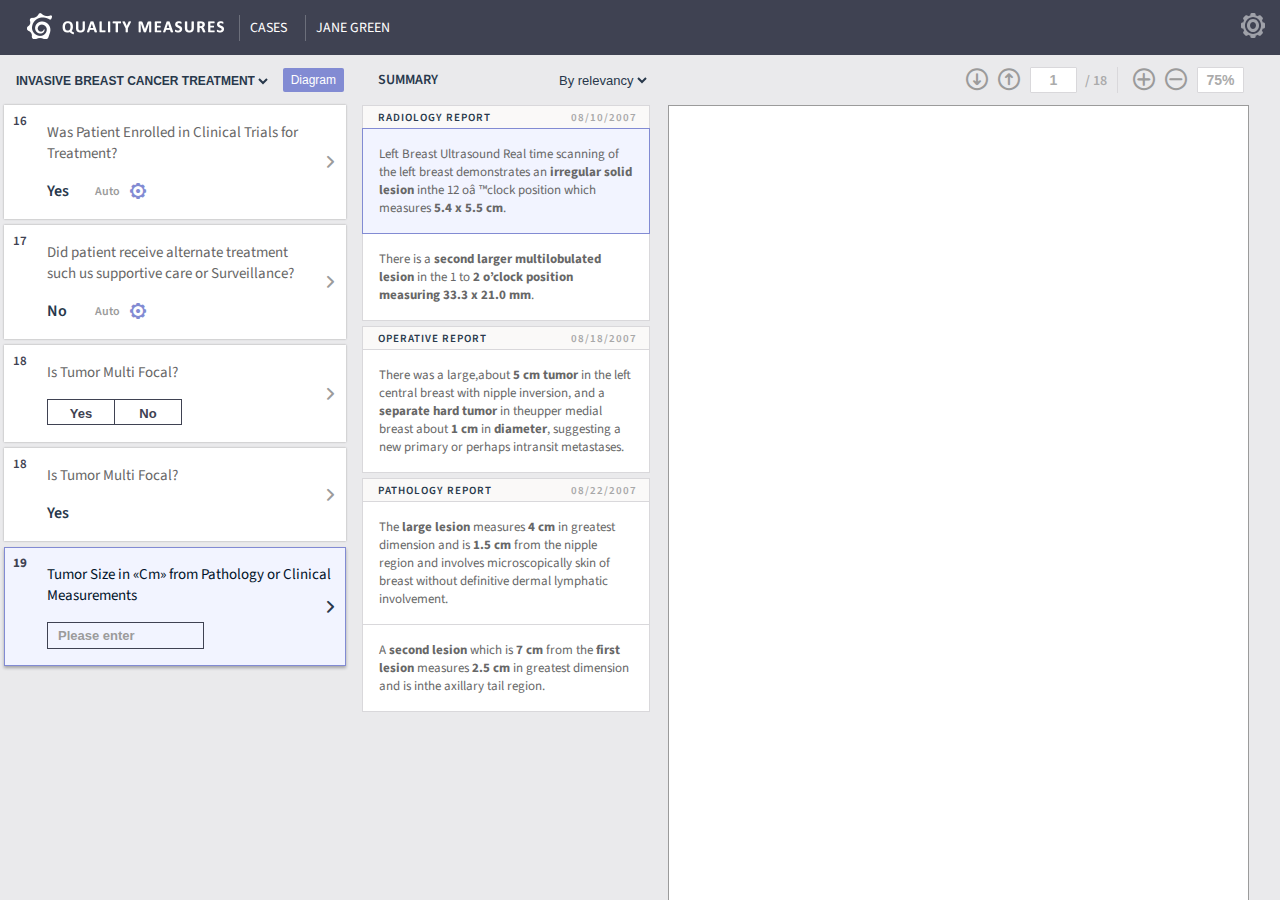
<file: index.html>
<!doctype html>
<html lang="en">
<head>
    <meta charset="UTF-8">
    <meta name="viewport"
          content="width=device-width, user-scalable=no, initial-scale=1.0, maximum-scale=1.0, minimum-scale=1.0">
    <meta http-equiv="X-UA-Compatible" content="ie=edge">
    <title>Cases</title>
    <link rel="stylesheet" type="text/css" href="style.css"/>

</head>
<body>
    <header>
        <div class="logo"><img src="img/logo.png" alt="Logo"></div>
        <div class="breadcrumbs">
            <a href="#" class="breadcrumbs__element">Cases</a>
            <a href="#" class="breadcrumbs__element">Jane Green</a>
        </div>
        <div class="settings">
            <a href="#"><i class="icon icon-settings-large"></i></a>
        </div>
    </header>
    <div class="content flex-columns">
        <div class="left-sidebar">
            <div class="left-sidebar__header">
                <div class="select">
                    <select name="">
                        <option value="">Invasive Breast Cancer Treatment</option>
                    </select>
                </div>
                <div class="button">
                    <button type="button">Diagram</button>
                </div>
            </div>
            <div class="left-sidebar__cards">
                <div class="left-sidebar__cards--card">
                    <div class="left-sidebar__cards--card-number">
                        16
                    </div>
                    <div class="left-sidebar__cards--card-info auto">
                        <div class="question-part">
                            Was Patient Enrolled in Clinical Trials for Treatment?
                        </div>
                        <div class="answer-part">
                            <div class="answer-part__answer">Yes</div>
                            <div class="answer-part__settings">
                                <span>Auto</span>
                                <i class="icon icon-settings"></i>
                            </div>
                        </div>
                    </div>
                    <div class="left-sidebar__cards--card-arrow">
                        <i class="icon icon-arrow-right"></i>
                    </div>
                </div>
                <div class="left-sidebar__cards--card">
                    <div class="left-sidebar__cards--card-number">
                        17
                    </div>
                    <div class="left-sidebar__cards--card-info auto">
                        <div class="question-part">
                            Did patient receive alternate treatment such us supportive care or Surveillance?
                        </div>
                        <div class="answer-part">
                            <div class="answer-part__answer">No</div>
                            <div class="answer-part__settings">
                                <span>Auto</span>
                                <i class="icon icon-settings"></i>
                            </div>
                        </div>
                    </div>
                    <div class="left-sidebar__cards--card-arrow">
                        <i class="icon icon-arrow-right"></i>
                    </div>
                </div>
                <div class="left-sidebar__cards--card">
                    <div class="left-sidebar__cards--card-number">
                        18
                    </div>
                    <div class="left-sidebar__cards--card-info">
                        <div class="question-part">
                            Is Tumor Multi Focal?
                        </div>
                        <div class="answer-part">
                            <div class="answer-part__buttons">
                                <button type="button">Yes</button>
                                <button type="button">No</button>
                            </div>
                        </div>
                    </div>
                    <div class="left-sidebar__cards--card-arrow">
                        <i class="icon icon-arrow-right"></i>
                    </div>
                </div>
                <div class="left-sidebar__cards--card">
                    <div class="left-sidebar__cards--card-number">
                        18
                    </div>
                    <div class="left-sidebar__cards--card-info">
                        <div class="question-part">
                            Is Tumor Multi Focal?
                        </div>
                        <div class="answer-part">
                            <div class="answer-part__answer">Yes</div>
                        </div>
                    </div>
                    <div class="left-sidebar__cards--card-arrow">
                        <i class="icon icon-arrow-right"></i>
                    </div>
                </div>
                <div class="left-sidebar__cards--card active">
                    <div class="left-sidebar__cards--card-number">
                        19
                    </div>
                    <div class="left-sidebar__cards--card-info">
                        <div class="question-part">
                            Tumor Size in &laquo;Cm&raquo; from Pathology or Clinical Measurements
                        </div>
                        <div class="answer-part">
                            <div class="answer-part__input">
                                <input type="text" placeholder="Please enter">
                            </div>
                        </div>
                    </div>
                    <div class="left-sidebar__cards--card-arrow">
                        <i class="icon icon-arrow-right"></i>
                    </div>
                </div>
            </div>
        </div>
        <div class="search-matches">
            <div class="search-matches__header">
                <div class="header">Summary</div>
                <div class="select">
                    <select name="">
                        <option value="">By relevancy</option>
                    </select>
                </div>
            </div>
            <div class="search-matches__blocks">
                <div class="search-matches__blocks--block">
                    <div class="search-matches__blocks--block-header">
                        <div class="header">
                            Radiology Report
                        </div>
                        <div class="date">
                            08/10/2007
                        </div>
                    </div>
                    <div class="search-matches__blocks--block-matches active">
                        Left Breast Ultrasound Real time scanning of the left breast demonstrates an <b>irregular solid
                        lesion</b> inthe 12 oâ ™clock position which measures <b>5.4 x 5.5 cm</b>.
                    </div>
                    <div class="search-matches__blocks--block-matches">
                        There is a <b>second larger multilobulated lesion</b> in the 1 to <b>2 o’clock position measuring 33.3 x 21.0 mm</b>.
                    </div>
                </div>

                <div class="search-matches__blocks--block">
                    <div class="search-matches__blocks--block-header">
                        <div class="header">
                            Operative Report
                        </div>
                        <div class="date">
                            08/18/2007
                        </div>
                    </div>
                    <div class="search-matches__blocks--block-matches">
                        There was a large,about <b>5 cm tumor</b> in the left central breast with nipple inversion, and
                        a <b>separate hard tumor</b> in theupper medial breast about <b>1 cm</b> in <b>diameter</b>,
                        suggesting a new primary or perhaps intransit metastases.
                    </div>
                </div>

                <div class="search-matches__blocks--block">
                    <div class="search-matches__blocks--block-header">
                        <div class="header">
                            Pathology Report
                        </div>
                        <div class="date">
                            08/22/2007
                        </div>
                    </div>
                    <div class="search-matches__blocks--block-matches">
                        The <span class="red-text"><b>large lesion</b> measures <b>4 cm</b> in greatest dimension and is
                        <b>1.5 cm</b> from</span>
                        the <span class="red-text">nipple region and involves microscopically
                        skin of breast without definitive dermal lymphatic involvement.</span>
                    </div>
                    <div class="search-matches__blocks--block-matches">
                        A <b>second lesion</b> which is <b>7 cm</b> from the <b>first lesion</b> measures <b>2.5 cm</b>
                        in greatest dimension and is inthe axillary tail region.
                    </div>
                </div>

            </div>
        </div>
        <div class="document-side">
            <div class="document-side__header">
                <button class="icon-button"><i class="icon icon-next-page"></i></button>
                <button class="icon-button"><i class="icon icon-prev-page"></i></button>

                <div class="pages">
                    <input type="text" value="1">
                    / 18
                </div>
                <button class="icon-button"><i class="icon icon-plus"></i></button>
                <button class="icon-button"><i class="icon icon-minus"></i></button>
                <input type="text" value="75%">
            </div>
            <div class="document-side__document">

            </div>
        </div>
    </div>
</body>
</html>
</file>
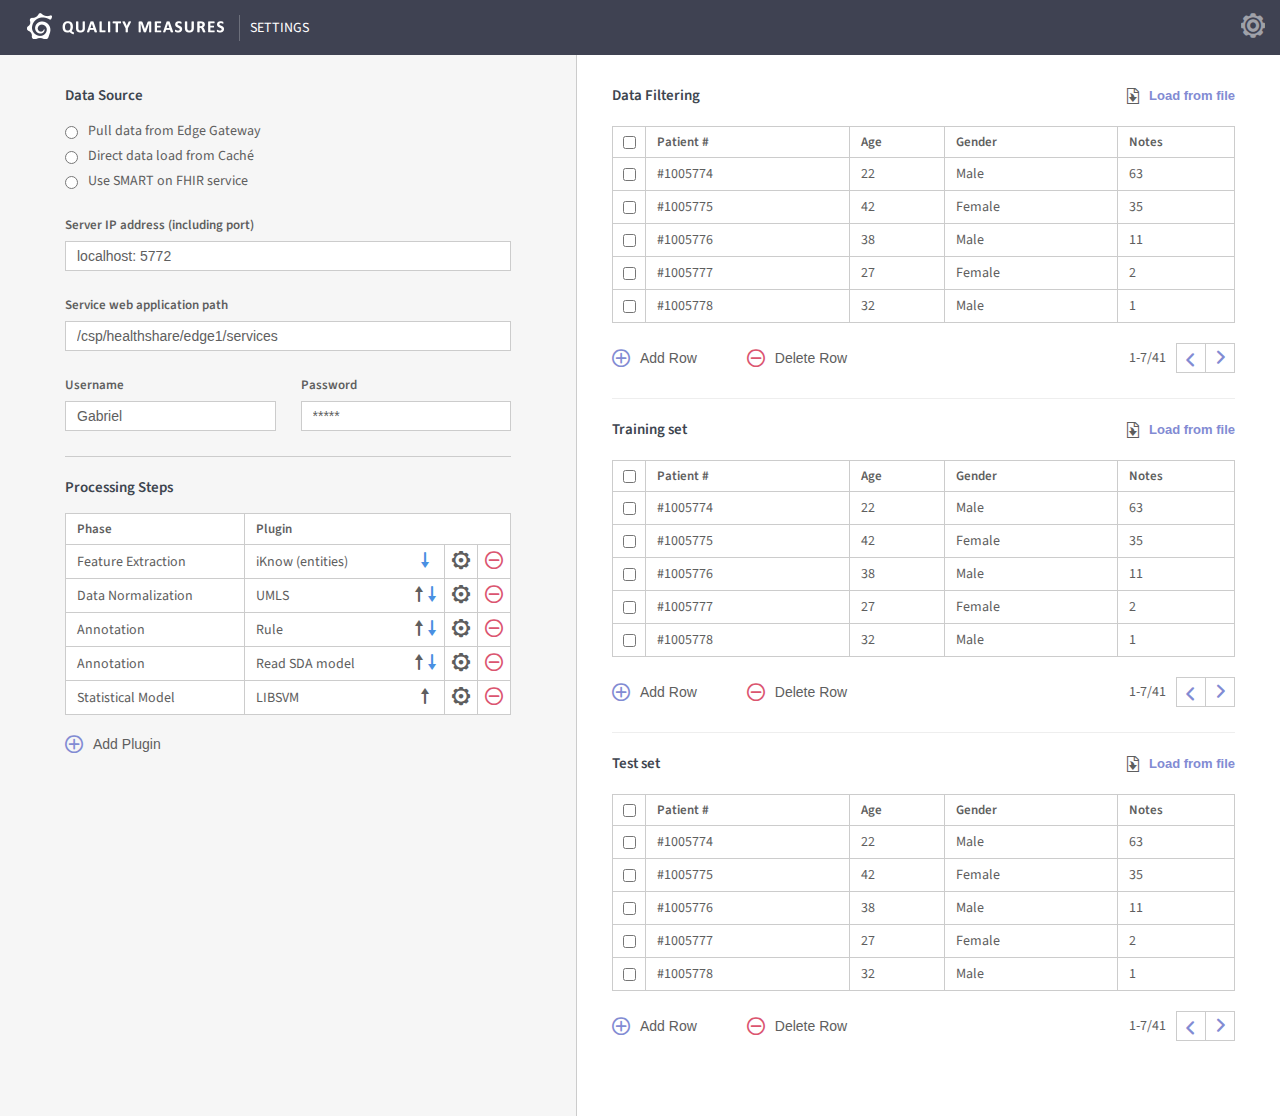
<file: settings.html>
<!doctype html>
<html lang="en">
<head>
    <meta charset="UTF-8">
    <meta name="viewport"
          content="width=device-width, user-scalable=no, initial-scale=1.0, maximum-scale=1.0, minimum-scale=1.0">
    <meta http-equiv="X-UA-Compatible" content="ie=edge">
    <title>Cases</title>
    <link rel="stylesheet" type="text/css" href="style.css"/>
    <link rel="stylesheet" type="text/css" href="settings.css"/>

</head>
<body>
<header>
    <div class="logo"><img src="img/logo.png" alt="Logo"></div>
    <div class="breadcrumbs">
        <a href="#" class="breadcrumbs__element">Settings</a>
    </div>
    <div class="settings">
        <a href="#"><i class="icon icon-settings-large"></i></a>
    </div>
</header>
<div class="settings flex-row">
    <div class="left-side">
        <div class="radio-part">
            <div class="h1">Data Source</div>
            <div class="radio">
                <label for="pull-data"><input type="radio" name="data-source" id="pull-data">Pull data from Edge Gateway</label>
                <label for="load-data"><input type="radio" name="data-source" id="load-data">Direct data load from Caché</label>
                <label for="service"><input type="radio" name="data-source" id="service">Use SMART on FHIR service</label>
            </div>
        </div>
        <div class="input-part">
            <label class="h2" for="server-ip">
                Server IP address (including port)
            </label>
            <input type="text" id="server-ip" value="localhost: 5772">
        </div>
        <div class="input-part">
            <label class="h2" for="app-path">
                Service web application path
            </label>
            <input type="text" id="app-path" value="/csp/healthshare/edge1/services">
        </div>
        <div class="two-inputs">
            <div class="input-part">
                <label class="h2" for="username">
                    Username
                </label>
                <input type="text" id="username" value="Gabriel">
            </div>
            <div class="input-part">
                <label class="h2" for="password">
                    Password
                </label>
                <input type="text" id="password" value="*****">
            </div>
        </div>
        <div class="table-part">
            <div class="h1">Processing Steps</div>
            <table>
                <thead>
                <tr>
                    <th>Phase</th>
                    <th colspan="3">Plugin</th>
                </tr>
                </thead>
                <tbody>
                <tr>
                    <td>Feature Extraction</td>
                    <td>
                        iKnow (entities)
                        <div class="arrow-part">
                            <i class="icon icon-arrow-down-tale blue"></i>
                        </div>
                    </td>
                    <td>
                        <i class="icon icon-settings settings"></i>
                    </td>
                    <td>
                        <i class="icon icon-minus delete"></i>
                    </td>
                </tr>
                <tr>
                    <td>Data Normalization</td>
                    <td>
                        UMLS
                        <div class="arrow-part">
                            <i class="icon icon-arrow-up-tale"></i>
                            <i class="icon icon-arrow-down-tale blue"></i>
                        </div>
                    </td>
                    <td>
                        <i class="icon icon-settings settings"></i>
                    </td>
                    <td>
                        <i class="icon icon-minus delete"></i>
                    </td>
                </tr>
                <tr>
                    <td>Annotation</td>
                    <td>
                        Rule
                        <div class="arrow-part">
                            <i class="icon icon-arrow-up-tale"></i>
                            <i class="icon icon-arrow-down-tale blue"></i>
                        </div>
                    </td>
                    <td>
                        <i class="icon icon-settings settings"></i>
                    </td>
                    <td>
                        <i class="icon icon-minus delete"></i>
                    </td>
                </tr>
                <tr>
                    <td>Annotation</td>
                    <td>
                        Read SDA model
                        <div class="arrow-part">
                            <i class="icon icon-arrow-up-tale"></i>
                            <i class="icon icon-arrow-down-tale blue"></i>
                        </div>
                    </td>
                    <td>
                        <i class="icon icon-settings settings"></i>
                    </td>
                    <td>
                        <i class="icon icon-minus delete"></i>
                    </td>
                </tr>
                <tr>
                    <td>Statistical Model</td>
                    <td>
                        LIBSVM
                        <div class="arrow-part">
                            <i class="icon icon-arrow-up-tale"></i>
                        </div>
                    </td>
                    <td>
                        <i class="icon icon-settings settings"></i>
                    </td>
                    <td>
                        <i class="icon icon-minus delete"></i>
                    </td>
                </tr>
                </tbody>
            </table>
            <button class="icon-text-btn add"><i class="icon icon-plus"></i>Add Plugin</button>
        </div>
    </div>
    <div class="right-side">
        <div class="table-part">
            <div class="header">
                <div class="left-part">
                    <div class="h1">Data Filtering</div>
                </div>
                <div class="right-part">
                    <button class="icon-text-btn load"><i class="icon icon-load-file"></i>Load from file</button>
                </div>
            </div>
            <table>
                <thead>
                <tr>
                    <th><input type="checkbox"></th>
                    <th>Patient #</th>
                    <th>Age</th>
                    <th>Gender</th>
                    <th>Notes</th>
                </tr>
                </thead>
                <tbody>
                <tr>
                    <td><input type="checkbox"></td>
                    <td>#1005774</td>
                    <td>22</td>
                    <td>Male</td>
                    <td>63</td>
                </tr>
                <tr>
                    <td><input type="checkbox"></td>
                    <td>#1005775</td>
                    <td>42</td>
                    <td>Female</td>
                    <td>35</td>
                </tr>
                <tr>
                    <td><input type="checkbox"></td>
                    <td>#1005776</td>
                    <td>38</td>
                    <td>Male</td>
                    <td>11</td>
                </tr>
                <tr>
                    <td><input type="checkbox"></td>
                    <td>#1005777</td>
                    <td>27</td>
                    <td>Female</td>
                    <td>2</td>
                </tr>
                <tr>
                    <td><input type="checkbox"></td>
                    <td>#1005778</td>
                    <td>32</td>
                    <td>Male</td>
                    <td>1</td>
                </tr>
                </tbody>
            </table>
            <div class="footer">
                <div class="left-part">
                    <button class="icon-text-btn add"><i class="icon icon-plus"></i>Add Row</button>
                    <button class="icon-text-btn delete"><i class="icon icon-minus"></i>Delete Row</button>
                </div>
                <div class="right-part">
                    <div class="pages">1-7/41</div>
                    <div class="pagination">
                        <button class="icon-btn left"><i class="icon icon-arrow-right"></i></button>
                        <button class="icon-btn right"><i class="icon icon-arrow-right"></i></button>
                    </div>
                </div>
            </div>
        </div>
        <div class="table-part">
            <div class="header">
                <div class="left-part">
                    <div class="h1">Training set</div>
                </div>
                <div class="right-part">
                    <button class="icon-text-btn load"><i class="icon icon-load-file"></i>Load from file</button>
                </div>
            </div>
            <table>
                <thead>
                <tr>
                    <th><input type="checkbox"></th>
                    <th>Patient #</th>
                    <th>Age</th>
                    <th>Gender</th>
                    <th>Notes</th>
                </tr>
                </thead>
                <tbody>
                <tr>
                    <td><input type="checkbox"></td>
                    <td>#1005774</td>
                    <td>22</td>
                    <td>Male</td>
                    <td>63</td>
                </tr>
                <tr>
                    <td><input type="checkbox"></td>
                    <td>#1005775</td>
                    <td>42</td>
                    <td>Female</td>
                    <td>35</td>
                </tr>
                <tr>
                    <td><input type="checkbox"></td>
                    <td>#1005776</td>
                    <td>38</td>
                    <td>Male</td>
                    <td>11</td>
                </tr>
                <tr>
                    <td><input type="checkbox"></td>
                    <td>#1005777</td>
                    <td>27</td>
                    <td>Female</td>
                    <td>2</td>
                </tr>
                <tr>
                    <td><input type="checkbox"></td>
                    <td>#1005778</td>
                    <td>32</td>
                    <td>Male</td>
                    <td>1</td>
                </tr>
                </tbody>
            </table>
            <div class="footer">
                <div class="left-part">
                    <button class="icon-text-btn add"><i class="icon icon-plus"></i>Add Row</button>
                    <button class="icon-text-btn delete"><i class="icon icon-minus"></i>Delete Row</button>
                </div>
                <div class="right-part">
                    <div class="pages">1-7/41</div>
                    <div class="pagination">
                        <button class="icon-btn left"><i class="icon icon-arrow-right"></i></button>
                        <button class="icon-btn right"><i class="icon icon-arrow-right"></i></button>
                    </div>
                </div>
            </div>
        </div>
        <div class="table-part">
            <div class="header">
                <div class="left-part">
                    <div class="h1">Test set</div>
                </div>
                <div class="right-part">
                    <button class="icon-text-btn load"><i class="icon icon-load-file"></i>Load from file</button>
                </div>
            </div>
            <table>
                <thead>
                <tr>
                    <th><input type="checkbox"></th>
                    <th>Patient #</th>
                    <th>Age</th>
                    <th>Gender</th>
                    <th>Notes</th>
                </tr>
                </thead>
                <tbody>
                <tr>
                    <td><input type="checkbox"></td>
                    <td>#1005774</td>
                    <td>22</td>
                    <td>Male</td>
                    <td>63</td>
                </tr>
                <tr>
                    <td><input type="checkbox"></td>
                    <td>#1005775</td>
                    <td>42</td>
                    <td>Female</td>
                    <td>35</td>
                </tr>
                <tr>
                    <td><input type="checkbox"></td>
                    <td>#1005776</td>
                    <td>38</td>
                    <td>Male</td>
                    <td>11</td>
                </tr>
                <tr>
                    <td><input type="checkbox"></td>
                    <td>#1005777</td>
                    <td>27</td>
                    <td>Female</td>
                    <td>2</td>
                </tr>
                <tr>
                    <td><input type="checkbox"></td>
                    <td>#1005778</td>
                    <td>32</td>
                    <td>Male</td>
                    <td>1</td>
                </tr>
                </tbody>
            </table>
            <div class="footer">
                <div class="left-part">
                    <button class="icon-text-btn add"><i class="icon icon-plus"></i>Add Row</button>
                    <button class="icon-text-btn delete"><i class="icon icon-minus"></i>Delete Row</button>
                </div>
                <div class="right-part">
                    <div class="pages">1-7/41</div>
                    <div class="pagination">
                        <button class="icon-btn left"><i class="icon icon-arrow-right"></i></button>
                        <button class="icon-btn right"><i class="icon icon-arrow-right"></i></button>
                    </div>
                </div>
            </div>
        </div>
    </div>
</div>
</body>
</html>
</file>
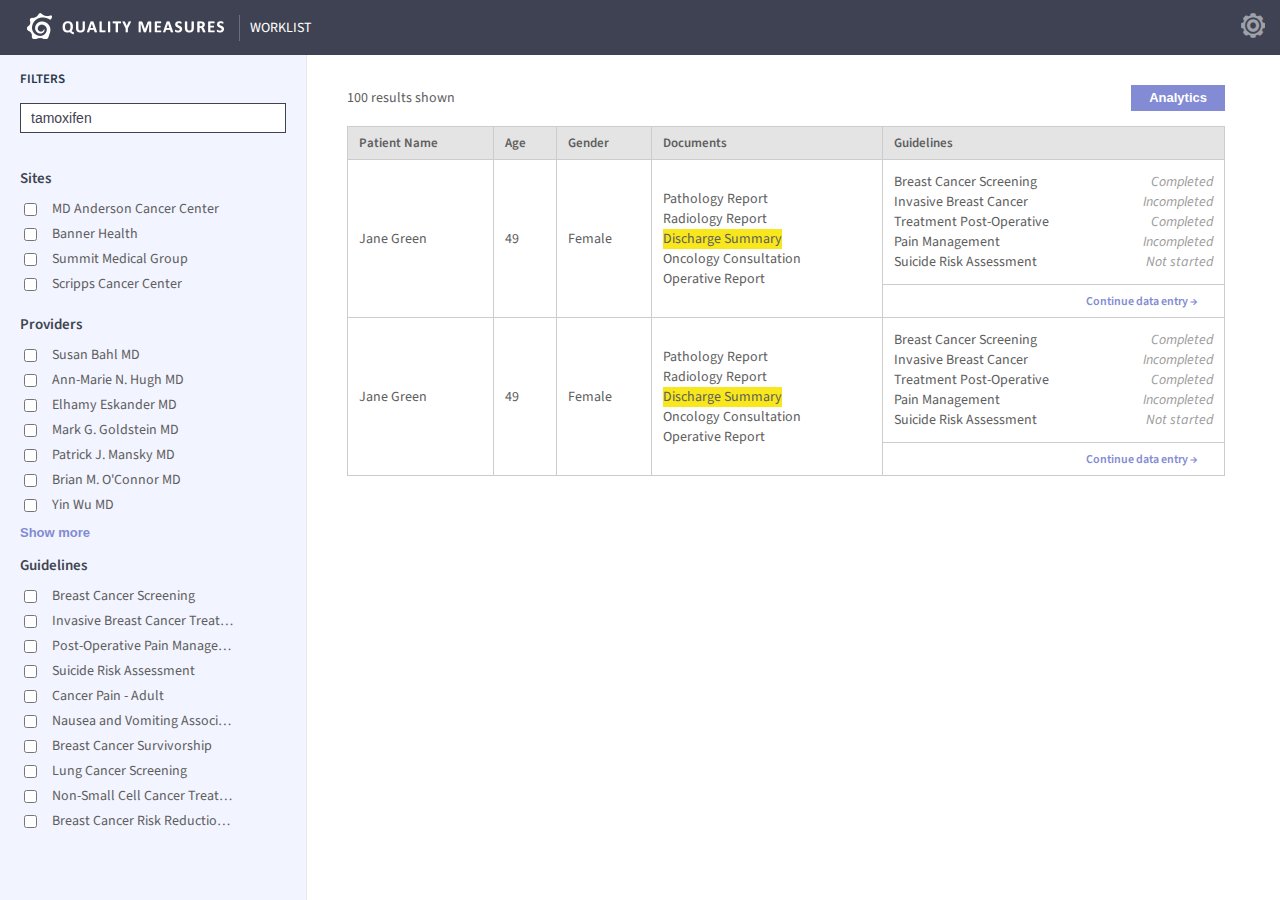
<file: worklist.html>
<!doctype html>
<html lang="en">
<head>
    <meta charset="UTF-8">
    <meta name="viewport"
          content="width=device-width, user-scalable=no, initial-scale=1.0, maximum-scale=1.0, minimum-scale=1.0">
    <meta http-equiv="X-UA-Compatible" content="ie=edge">
    <title>Cases</title>
    <link rel="stylesheet" type="text/css" href="style.css"/>
    <link rel="stylesheet" type="text/css" href="worklist.css"/>

</head>
<body>
<header>
    <div class="logo"><img src="img/logo.png" alt="Logo"></div>
    <div class="breadcrumbs">
        <a href="#" class="breadcrumbs__element">Worklist</a>
    </div>
    <div class="settings">
        <a href="#"><i class="icon icon-settings-large"></i></a>
    </div>
</header>
<div class="worklist flex-row">
    <div class="left-side">
        <div class="h1">Filters</div>
        <div class="text-filter">
            <input type="text" value="tamoxifen">
        </div>
        <div class="h2">Sites</div>
        <div class="checkboxes">
            <label><input type="checkbox">MD Anderson Cancer Center</label>
            <label><input type="checkbox">Banner Health</label>
            <label><input type="checkbox">Summit Medical Group</label>
            <label><input type="checkbox">Scripps Cancer Center</label>
        </div>
        <div class="h2">Providers</div>
        <div class="checkboxes">
            <label><input type="checkbox">Susan Bahl MD</label>
            <label><input type="checkbox">Ann-Marie N. Hugh MD</label>
            <label><input type="checkbox">Elhamy Eskander MD</label>
            <label><input type="checkbox">Mark G. Goldstein MD</label>
            <label><input type="checkbox">Patrick J. Mansky MD</label>
            <label><input type="checkbox">Brian M. O'Connor MD</label>
            <label><input type="checkbox">Yin Wu MD</label>
            <button class="more">Show more</button>
        </div>
        <div class="h2">Guidelines</div>
        <div class="checkboxes">
            <label><input type="checkbox">Breast Cancer Screening</label>
            <label><input type="checkbox">Invasive Breast Cancer Treat…</label>
            <label><input type="checkbox">Post-Operative Pain Manage…</label>
            <label><input type="checkbox">Suicide Risk Assessment</label>
            <label><input type="checkbox">Cancer Pain - Adult</label>
            <label><input type="checkbox">Nausea and Vomiting Associ…</label>
            <label><input type="checkbox">Breast Cancer Survivorship</label>
            <label><input type="checkbox">Lung Cancer Screening</label>
            <label><input type="checkbox">Non-Small Cell Cancer Treat…</label>
            <label><input type="checkbox">Breast Cancer Risk Reductio…</label>
        </div>
    </div>
    <div class="right-side">
        <div class="header">
            <div class="results">100 results shown</div>
            <button class="analytics-btn">Analytics</button>
        </div>
        <div class="table-part">
            <table>
                <thead>
                <tr>
                    <th>Patient Name</th>
                    <th>Age</th>
                    <th>Gender</th>
                    <th>Documents</th>
                    <th>Guidelines</th>
                </tr>
                </thead>
                <tbody>
                <tr>
                    <td>Jane Green</td>
                    <td>49</td>
                    <td>Female</td>
                    <td>
                        <div class="documents">
                            <div><span>Pathology Report</span></div>
                            <div><span>Radiology Report</span></div>
                            <div class="highlighted"><span>Discharge Summary</span></div>
                            <div><span>Oncology Consultation</span></div>
                            <div><span>Operative Report</span></div>
                        </div>
                    </td>
                    <td>
                        <div class="guidelines">
                            <div class="guidelines-line">
                                <div class="header">Breast Cancer Screening</div>
                                <div class="status">Completed</div>
                            </div>
                            <div class="guidelines-line">
                                <div class="header">Invasive Breast Cancer</div>
                                <div class="status">Incompleted</div>
                            </div>
                            <div class="guidelines-line">
                                <div class="header">Treatment Post-Operative</div>
                                <div class="status">Completed</div>
                            </div>
                            <div class="guidelines-line">
                                <div class="header">Pain Management</div>
                                <div class="status">Incompleted</div>
                            </div>
                            <div class="guidelines-line">
                                <div class="header">Suicide Risk Assessment</div>
                                <div class="status">Not started</div>
                            </div>
                        </div>
                        <div class="continue">
                            <a href="#">Continue data entry →</a>
                        </div>
                    </td>
                </tr>
                <tr>
                    <td>Jane Green</td>
                    <td>49</td>
                    <td>Female</td>
                    <td>
                        <div class="documents">
                            <div><span>Pathology Report</span></div>
                            <div><span>Radiology Report</span></div>
                            <div class="highlighted"><span>Discharge Summary</span></div>
                            <div><span>Oncology Consultation</span></div>
                            <div><span>Operative Report</span></div>
                        </div>
                    </td>
                    <td>
                        <div class="guidelines">
                            <div class="guidelines-line">
                                <div class="header">Breast Cancer Screening</div>
                                <div class="status">Completed</div>
                            </div>
                            <div class="guidelines-line">
                                <div class="header">Invasive Breast Cancer</div>
                                <div class="status">Incompleted</div>
                            </div>
                            <div class="guidelines-line">
                                <div class="header">Treatment Post-Operative</div>
                                <div class="status">Completed</div>
                            </div>
                            <div class="guidelines-line">
                                <div class="header">Pain Management</div>
                                <div class="status">Incompleted</div>
                            </div>
                            <div class="guidelines-line">
                                <div class="header">Suicide Risk Assessment</div>
                                <div class="status">Not started</div>
                            </div>
                        </div>
                        <div class="continue">
                            <a href="#">Continue data entry →</a>
                        </div>
                    </td>
                </tr>
                </tbody>
            </table>
        </div>
    </div>
</div>
</body>
</html>
</file>
<file: style.css>
@import url('https://fonts.googleapis.com/css?family=Source+Sans+Pro');
@font-face {
  font-family: 'icons';
  src: url('icons/icons.eot?bjix29');
  src: url('icons/icons.eot?bjix29#iefix') format('embedded-opentype'), url('icons/icons.ttf?bjix29') format('truetype'), url('icons/icons.woff?bjix29') format('woff'), url('icons/icons.svg?bjix29#icons') format('svg');
  font-weight: normal;
  font-style: normal;
}
.icon {
  /* use !important to prevent issues with browser extensions that change fonts */
  font-family: 'icons' !important;
  speak: none;
  font-style: normal;
  font-weight: normal;
  font-variant: normal;
  text-transform: none;
  line-height: 1;
  /* Better Font Rendering =========== */
  -webkit-font-smoothing: antialiased;
  -moz-osx-font-smoothing: grayscale;
}
.icon-load-file:before {
  content: "\e909";
}
.icon-arrow-down-tale:before {
  content: "\e90a";
}
.icon-arrow-up-tale:before {
  content: "\e90b";
}
.icon-aluna-logo:before {
  content: "\e900";
}
.icon-arrow-down:before {
  content: "\e901";
}
.icon-arrow-right:before {
  content: "\e902";
}
.icon-minus:before {
  content: "\e903";
}
.icon-next-page:before {
  content: "\e904";
}
.icon-plus:before {
  content: "\e905";
}
.icon-prev-page:before {
  content: "\e906";
}
.icon-settings:before {
  content: "\e907";
}
.icon-settings-large:before {
  content: "\e908";
}
html {
  width: 100%;
  height: 100%;
  margin: 0;
  padding: 0;
}
body {
  width: 100%;
  height: 100%;
  min-width: 1280px;
  margin: 0;
  padding: 0;
  font-family: 'Source Sans Pro', sans-serif;
  font-size: 16px;
  color: #676767;
}
header {
  background-color: #3F4252;
  width: 100%;
  height: 55px;
  display: flex;
  align-items: center;
  box-sizing: border-box;
  padding-left: 27px;
}
header .logo img {
  padding-top: 3px;
  width: 197px;
}
header .breadcrumbs {
  margin-left: 15px;
}
header .breadcrumbs a {
  height: 26px;
  line-height: 26px;
  border-left: 1px solid rgba(255, 255, 255, 0.24);
  padding-left: 10px;
  margin-right: 15px;
  color: #FFFFFF;
  font-size: 14px;
  display: inline-block;
  text-transform: uppercase;
}
header .breadcrumbs a:hover {
  opacity: 0.8;
}
header .settings {
  position: absolute;
  right: 15px;
  height: 100%;
  display: flex;
  align-items: center;
  align-content: center;
}
header .settings a {
  opacity: 0.5;
}
header .settings a i {
  font-size: 24px;
  color: #FFFFFF;
}
header .settings a:hover {
  opacity: 1;
}
a,
button {
  transition: all 300ms ease-out;
  cursor: pointer;
  outline: none;
  text-decoration: none;
}
.content {
  width: 100%;
  overflow: auto;
  height: calc(100vh - 55px);
  background-color: #EAEAEC;
}
.content.flex-columns {
  display: flex;
}
.left-sidebar {
  margin: 0 0.703125% 0 0.3125%;
  width: 26.5625%;
}
.left-sidebar__header {
  width: 100%;
  padding-left: 8px;
  height: 50px;
  display: flex;
  justify-content: space-between;
  align-items: center;
  box-sizing: border-box;
}
.left-sidebar__header .select select {
  border: none;
  background-color: transparent;
  text-transform: uppercase;
  font-size: 12px;
  font-weight: 600;
  color: #28384B;
  outline: none;
  cursor: pointer;
}
.left-sidebar__header .button button {
  background-color: #828BD3;
  border-radius: 2px;
  height: 24px;
  line-height: 24px;
  padding: 0 8px;
  text-shadow: none;
  border: none;
  color: #FFFFFF;
  font-size: 12px;
  font-weight: 500;
  cursor: pointer;
}
.left-sidebar__header .button button:hover {
  opacity: 0.8;
}
.left-sidebar__cards {
  width: 100%;
}
.left-sidebar__cards--card {
  display: flex;
  background-color: #FFFFFF;
  width: 100%;
  margin-bottom: 6px;
  box-shadow: 0 0 2px 0 rgba(0, 0, 0, 0.3);
  border: 1px solid transparent;
  cursor: pointer;
  position: relative;
}
.left-sidebar__cards--card-number {
  color: #3F4252;
  font-weight: 600;
  font-size: 13px;
  padding: 6px 10px 6px 8px;
}
.left-sidebar__cards--card-info {
  padding: 16px 28px 16px 10px;
}
.left-sidebar__cards--card-info .question-part {
  color: #676767;
  font-size: 15px;
  margin-bottom: 16px;
}
.left-sidebar__cards--card-info .answer-part {
  display: flex;
  align-items: center;
}
.left-sidebar__cards--card-info .answer-part__answer {
  font-size: 16px;
  color: #28384B;
  font-weight: 600;
  width: 48px;
}
.left-sidebar__cards--card-info .answer-part__buttons {
  display: flex;
}
.left-sidebar__cards--card-info .answer-part__buttons button {
  height: 26px;
  border: 1px solid #3F4252;
  line-height: 26px;
  color: #3F4252;
  font-size: 13px;
  font-weight: 600;
  width: 68px;
  background-color: #fff;
}
.left-sidebar__cards--card-info .answer-part__buttons button:last-child {
  margin-left: -1px;
}
.left-sidebar__cards--card-info .answer-part__buttons button:hover {
  background-color: #3F4252;
  color: #fff;
}
.left-sidebar__cards--card-info .answer-part__input input {
  width: 100%;
  outline: none;
  max-width: 135px;
  border: 1px solid #3F4252;
  background-color: transparent;
  padding: 5px 10px;
  color: #3F4252;
  font-size: 13px;
  font-weight: 600;
}
.left-sidebar__cards--card-info .answer-part__input input::-webkit-input-placeholder {
  /* Chrome/Opera/Safari */
  color: #9B9B9B;
}
.left-sidebar__cards--card-info .answer-part__input input::-moz-placeholder {
  /* Firefox 19+ */
  color: #9B9B9B;
}
.left-sidebar__cards--card-info .answer-part__input input:-ms-input-placeholder {
  /* IE 10+ */
  color: #9B9B9B;
}
.left-sidebar__cards--card-info .answer-part__input input:-moz-placeholder {
  /* Firefox 18- */
  color: #9B9B9B;
}
.left-sidebar__cards--card-info .answer-part__settings {
  display: flex;
}
.left-sidebar__cards--card-info .answer-part__settings span {
  font-weight: 600;
  font-size: 12px;
  color: #9B9B9B;
  margin-right: 10px;
}
.left-sidebar__cards--card-info .answer-part__settings i {
  color: #828BD3;
  font-size: 16px;
}
.left-sidebar__cards--card-arrow {
  position: absolute;
  right: 11px;
  top: 0;
  height: 100%;
  display: flex;
  align-items: center;
}
.left-sidebar__cards--card-arrow i {
  color: #9B9B9B;
  font-size: 12px;
}
.left-sidebar__cards--card:hover,
.left-sidebar__cards--card.active {
  border: 1px solid #828BD3;
  background-color: #F2F4FF;
  box-shadow: 0 2px 3px 0 rgba(0, 0, 0, 0.3);
}
.left-sidebar__cards--card:hover .left-sidebar__cards--card-number,
.left-sidebar__cards--card.active .left-sidebar__cards--card-number {
  font-weight: bold;
}
.left-sidebar__cards--card:hover .left-sidebar__cards--card-info,
.left-sidebar__cards--card.active .left-sidebar__cards--card-info {
  padding: 16px 10px;
}
.left-sidebar__cards--card:hover .left-sidebar__cards--card-info .question-part,
.left-sidebar__cards--card.active .left-sidebar__cards--card-info .question-part {
  color: #001229;
}
.left-sidebar__cards--card:hover .left-sidebar__cards--card-arrow i,
.left-sidebar__cards--card.active .left-sidebar__cards--card-arrow i {
  color: #28384B;
}
.left-sidebar__cards--card.active {
  cursor: default;
}
.search-matches {
  margin: 0 0.703125% 0 0.703125%;
  width: 22.5%;
}
.search-matches__header {
  height: 50px;
  width: 100%;
  display: flex;
  justify-content: space-between;
  align-items: center;
  padding-left: 16px;
  box-sizing: border-box;
}
.search-matches__header .header {
  color: #28384B;
  font-size: 14px;
  font-weight: 600;
  text-transform: uppercase;
}
.search-matches__header .select select {
  font-size: 13px;
  border: none;
  background-color: transparent;
  color: #28384B;
  cursor: pointer;
  outline: none;
}
.search-matches__blocks {
  width: 100%;
}
.search-matches__blocks--block {
  margin-bottom: 5px;
}
.search-matches__blocks--block-header {
  border: 1px solid #D9D8DB;
  background-color: #FAF9F8;
  display: flex;
  height: 24px;
  justify-content: space-between;
  align-items: center;
  padding-left: 15px;
  padding-right: 12px;
  box-sizing: border-box;
}
.search-matches__blocks--block-header .header {
  color: #28384B;
  font-weight: 600;
  letter-spacing: 1px;
  font-size: 11px;
  text-transform: uppercase;
}
.search-matches__blocks--block-header .date {
  font-size: 11px;
  font-weight: 600;
  color: #A8A8A8;
  letter-spacing: 1px;
}
.search-matches__blocks--block-matches {
  border: 1px solid #D9D8DB;
  background-color: #FFFFFF;
  padding: 16px;
  margin-top: -1px;
  z-index: 1;
  cursor: pointer;
  position: relative;
  font-size: 13px;
}
.search-matches__blocks--block-matches:hover,
.search-matches__blocks--block-matches.active {
  background-color: #F2F4FF;
  border: 1px solid #828BD3;
  z-index: 2;
}
.search-matches__blocks--block-matches.active {
  cursor: default;
}
.document-side {
  margin: 0 1.171875% 0 0.703125%;
  width: 45.390625%;
}
.document-side__header {
  height: 50px;
  width: 100%;
  display: flex;
  justify-content: flex-end;
  align-items: center;
  padding-left: 16px;
  box-sizing: border-box;
}
.document-side__header .icon-button {
  background: transparent;
  border: none;
  box-shadow: none;
  padding: 0;
  margin-right: 10px;
}
.document-side__header .icon-button:hover {
  opacity: 0.8;
}
.document-side__header .icon-button i {
  font-size: 22px;
  color: #9B9B9B;
}
.document-side__header input {
  background-color: #FFFFFF;
  border: 1px solid #D9D8DB;
  border-radius: 1px;
  font-size: 14px;
  font-weight: 600;
  color: #ABABAB;
  width: 45px;
  height: 24px;
  line-height: 24px;
  text-align: center;
  margin-right: 5px;
  padding: 0;
}
.document-side__header .pages {
  color: #ABABAB;
  font-size: 14px;
  font-weight: 600;
  margin-right: 15px;
  padding-right: 10px;
  height: 26px;
  border-right: 1px solid #D9D8DB;
}
.document-side__document {
  background-color: #fff;
  height: calc(100% - 50px);
  border: 1px solid #9B9B9B;
  margin-bottom: 10px;
}
</file>
<file: settings.css>
.settings.flex-row {
  display: flex;
}
.settings .h1 {
  color: #3D454F;
  font-size: 15px;
  font-weight: 600;
  margin-bottom: 15px;
}
.settings .h2 {
  color: #5E5E5E;
  font-size: 13px;
  font-weight: 600;
  margin-bottom: 7px;
}
.settings input {
  padding: 6px 11px;
  font-size: 14px;
  color: #5E5E5E;
  border: 1px solid #CCCCCC;
  outline: none;
}
.settings input:hover,
.settings input:focus,
.settings input:active {
  border: 1px solid #828BD3;
}
.settings table {
  width: 100%;
  border-spacing: 0;
  border: 1px solid #CCCCCC;
}
.settings table thead tr th {
  font-size: 13px;
  font-weight: 600;
  color: #5E5E5E;
  text-align: left;
  padding: 6px 0 6px 11px;
  background-color: #fff;
  border-bottom: 1px solid #CCCCCC;
  border-right: 1px solid #CCCCCC;
}
.settings table thead tr th:last-child {
  border-right: none;
}
.settings table tbody tr td {
  border-bottom: 1px solid #CCCCCC;
  background-color: #fff;
  color: #5E5E5E;
  font-size: 14px;
  padding: 6px 11px 6px 11px;
  border-right: 1px solid #CCCCCC;
}
.settings table tbody tr td:last-child {
  border-right: none;
}
.settings table tbody tr:last-child td {
  border-bottom: none;
}
.settings table tbody tr:hover td {
  background-color: #F5F4F3;
}
.settings .icon-text-btn {
  padding: 0;
  background: none;
  box-shadow: none;
  border: none;
  display: flex;
  align-items: center;
  align-content: center;
  font-size: 14px;
  color: #5E5E5E;
}
.settings .icon-text-btn:hover {
  opacity: 0.8;
}
.settings .icon-text-btn i {
  font-size: 18px;
  margin-right: 10px;
}
.settings .icon-text-btn.add i {
  color: #828BD3;
}
.settings .icon-text-btn.delete i {
  color: #DB5570;
}
.settings .icon-text-btn.load {
  font-size: 13px;
  font-weight: 600;
  color: #828BD3;
}
.settings .icon-text-btn.load i {
  color: #5E5E5E;
  font-size: 16px;
  font-weight: normal;
}
.settings .left-side {
  background-color: #F6F6F6;
  width: 45%;
  flex: none;
  box-sizing: border-box;
  padding: 30px 65px 55px;
}
.settings .left-side .radio-part {
  padding-bottom: 25px;
}
.settings .left-side .radio-part .radio {
  display: flex;
  flex-direction: column;
}
.settings .left-side .radio-part .radio label {
  margin-bottom: 5px;
  font-size: 14px;
  color: #5E5E5E;
  display: flex;
  flex-direction: row;
  align-content: center;
}
.settings .left-side .radio-part .radio label:last-child {
  margin-bottom: 0;
}
.settings .left-side .radio-part .radio input {
  margin-right: 10px;
  margin-left: 0;
}
.settings .left-side .input-part {
  padding-bottom: 25px;
  display: flex;
  flex-direction: column;
}
.settings .left-side .two-inputs {
  display: flex;
  flex-direction: row;
}
.settings .left-side .two-inputs .input-part {
  width: 50%;
}
.settings .left-side .two-inputs .input-part:first-child {
  margin-right: 25px;
}
.settings .left-side .table-part {
  width: 100%;
  border-top: 1px solid #ccc;
  padding-top: 20px;
}
.settings .left-side .table-part table {
  margin-bottom: 20px;
}
.settings .left-side .table-part table tbody tr td {
  padding: 6px 0 6px 11px;
}
.settings .left-side .table-part table tbody tr td:nth-child(3),
.settings .left-side .table-part table tbody tr td:nth-child(4) {
  width: 32px;
  padding: 6px 0 4px 0;
  text-align: center;
  vertical-align: middle;
}
.settings .left-side .table-part table tbody tr td:nth-child(3) i,
.settings .left-side .table-part table tbody tr td:nth-child(4) i {
  cursor: pointer;
  font-size: 18px;
  margin-top: 3px;
}
.settings .left-side .table-part table tbody tr td:nth-child(3) i.settings,
.settings .left-side .table-part table tbody tr td:nth-child(4) i.settings {
  color: #5E5E5E;
}
.settings .left-side .table-part table tbody tr td:nth-child(3) i.delete,
.settings .left-side .table-part table tbody tr td:nth-child(4) i.delete {
  color: #DB5570;
}
.settings .left-side .table-part table tbody tr td:nth-child(3) i:hover,
.settings .left-side .table-part table tbody tr td:nth-child(4) i:hover {
  opacity: 0.8;
}
.settings .left-side .table-part table tbody tr td .arrow-part {
  float: right;
  display: flex;
  align-content: center;
  align-items: center;
  margin-right: 6px;
  width: 26px;
  height: 100%;
  justify-content: space-around;
}
.settings .left-side .table-part table tbody tr td .arrow-part i {
  font-size: 16px;
  cursor: pointer;
}
.settings .left-side .table-part table tbody tr td .arrow-part i:hover {
  opacity: 0.8;
}
.settings .left-side .table-part table tbody tr td .arrow-part .blue {
  color: #4990E2;
}
.settings .left-side .table-part table tbody tr:hover td {
  background-color: #F5F4F3;
}
.settings .left-side .table-part table tbody tr:hover td:nth-child(3),
.settings .left-side .table-part table tbody tr:hover td:nth-child(4) {
  background-color: #fff;
}
.settings .right-side {
  width: 55%;
  flex: none;
  box-sizing: border-box;
  border-left: 1px solid #CCCCCC;
  background-color: #fff;
  padding: 30px 45px 30px 35px;
}
.settings .right-side .table-part {
  border-bottom: 1px solid #EEEEEE;
  padding-bottom: 25px;
  margin-bottom: 20px;
}
.settings .right-side .table-part:last-child {
  border-bottom: none;
}
.settings .right-side .table-part .header,
.settings .right-side .table-part .footer {
  display: flex;
  align-items: center;
  justify-content: space-between;
}
.settings .right-side .table-part .header .h1,
.settings .right-side .table-part .footer .h1 {
  margin: 0;
}
.settings .right-side .table-part .header .left-part,
.settings .right-side .table-part .footer .left-part {
  display: flex;
  align-items: center;
}
.settings .right-side .table-part .header .left-part .add,
.settings .right-side .table-part .footer .left-part .add {
  margin-right: 50px;
}
.settings .right-side .table-part .header .right-part,
.settings .right-side .table-part .footer .right-part {
  display: flex;
  align-items: center;
  text-align: right;
}
.settings .right-side .table-part .header .right-part .pages,
.settings .right-side .table-part .footer .right-part .pages {
  margin-right: 10px;
  font-size: 14px;
  color: #5E5E5E;
}
.settings .right-side .table-part .header .right-part .pagination,
.settings .right-side .table-part .footer .right-part .pagination {
  display: flex;
}
.settings .right-side .table-part .header .right-part .pagination button,
.settings .right-side .table-part .footer .right-part .pagination button {
  box-shadow: none;
  background-color: #fff;
  border: 1px solid #CCCCCC;
  display: flex;
  align-content: center;
  align-items: center;
  width: 30px;
  height: 30px;
  color: #828BD3;
  padding: 8px 11px;
  position: relative;
  z-index: 1;
}
.settings .right-side .table-part .header .right-part .pagination button:first-child,
.settings .right-side .table-part .footer .right-part .pagination button:first-child {
  transform: rotate(180deg);
  padding: 7px 11px 9px;
}
.settings .right-side .table-part .header .right-part .pagination button:last-child,
.settings .right-side .table-part .footer .right-part .pagination button:last-child {
  margin-left: -1px;
}
.settings .right-side .table-part .header .right-part .pagination button:hover,
.settings .right-side .table-part .footer .right-part .pagination button:hover {
  opacity: 0.8;
  z-index: 2;
}
.settings .right-side .table-part table {
  margin-bottom: 20px;
  margin-top: 20px;
}
.settings .right-side .table-part table tr th:first-child,
.settings .right-side .table-part table tr td:first-child {
  width: 32px;
  padding: 0;
  text-align: center;
  vertical-align: middle;
}
.settings .right-side .table-part table tr th:first-child input,
.settings .right-side .table-part table tr td:first-child input {
  margin-top: 6px;
}
</file>
<file: worklist.css>
.worklist.flex-row {
  display: flex;
  min-height: calc(100vh - 55px);
}
.worklist.flex-row .h1 {
  text-transform: uppercase;
  color: #28384B;
  font-size: 13px;
  font-weight: 600;
  margin-bottom: 15px;
}
.worklist.flex-row .h2 {
  color: #3D454F;
  font-size: 15px;
  font-weight: 600;
  margin-bottom: 10px;
}
.worklist.flex-row .left-side {
  width: 24%;
  padding: 15px 20px;
  box-sizing: border-box;
  flex: none;
  background-color: #F2F4FF;
  border-right: 1px solid #E8E8E8;
  height: calc(100vh - 55px);
  overflow: auto;
}
.worklist.flex-row .left-side .text-filter {
  margin-bottom: 35px;
}
.worklist.flex-row .left-side .text-filter input {
  border: 1px solid #3F4252;
  background-color: #FFFFFF;
  width: 100%;
  font-size: 14px;
  color: #3F4252;
  height: 30px;
  line-height: 30px;
  padding: 0 10px;
  box-sizing: border-box;
}
.worklist.flex-row .left-side .more {
  color: #828BD3;
  font-size: 13px;
  font-weight: 600;
  background: transparent;
  box-shadow: none;
  border: none;
  text-align: left;
  padding: 0;
  margin-top: 5px;
}
.worklist.flex-row .left-side .more:hover {
  opacity: 0.8;
}
.worklist.flex-row .left-side .checkboxes {
  display: flex;
  flex-direction: column;
  margin-bottom: 15px;
}
.worklist.flex-row .left-side .checkboxes label {
  display: flex;
  align-content: center;
  align-items: center;
  font-size: 14px;
  color: #5E5E5E;
  margin-bottom: 5px;
}
.worklist.flex-row .left-side .checkboxes label input {
  margin-right: 15px;
}
.worklist.flex-row .right-side {
  padding: 30px 55px 30px 40px;
  box-sizing: border-box;
  width: 76%;
  flex: none;
  background-color: #fff;
  height: calc(100vh - 55px);
  overflow: auto;
}
.worklist.flex-row .right-side .header {
  display: flex;
  justify-content: space-between;
  margin-bottom: 15px;
  align-items: center;
}
.worklist.flex-row .right-side .header .results {
  color: #5E5E5E;
  font-size: 14px;
}
.worklist.flex-row .right-side .header .analytics-btn {
  border: none;
  font-size: 13px;
  font-weight: 600;
  padding: 0 18px;
  height: 26px;
  color: #FFFFFF;
  background-color: #828BD3;
  line-height: 26px;
}
.worklist.flex-row .right-side .table-part {
  width: 100%;
}
.worklist.flex-row .right-side .table-part table {
  width: 100%;
  border-spacing: 0;
  border: 1px solid #CCCCCC;
}
.worklist.flex-row .right-side .table-part table tr th {
  background-color: #E4E4E4;
  padding: 7px 11px;
  border-bottom: 1px solid #CCCCCC;
  border-right: 1px solid #CCCCCC;
  text-align: left;
  font-weight: 600;
  color: #5E5E5E;
  font-size: 13px;
}
.worklist.flex-row .right-side .table-part table tr th:last-child {
  border-right: none;
}
.worklist.flex-row .right-side .table-part table tr td {
  color: #5E5E5E;
  font-size: 14px;
  padding: 7px 11px;
  border-bottom: 1px solid #CCCCCC;
  border-right: 1px solid #CCCCCC;
}
.worklist.flex-row .right-side .table-part table tr td:last-child {
  border-right: none;
  padding: 0;
}
.worklist.flex-row .right-side .table-part table tr td .guidelines {
  padding: 12px 11px;
}
.worklist.flex-row .right-side .table-part table tr td .guidelines-line {
  display: flex;
  flex-direction: row;
  justify-content: space-between;
  font-size: 14px;
}
.worklist.flex-row .right-side .table-part table tr td .guidelines-line .status {
  font-style: italic;
  color: #9B9B9B;
}
.worklist.flex-row .right-side .table-part table tr td .guidelines-line .header {
  margin: 0;
  color: #5E5E5E;
}
.worklist.flex-row .right-side .table-part table tr td .documents .highlighted span {
  background-color: #F8E71C;
}
.worklist.flex-row .right-side .table-part table tr td .continue {
  border-top: 1px solid #CCCCCC;
  padding: 6px 27px;
  text-align: right;
}
.worklist.flex-row .right-side .table-part table tr td .continue a {
  color: #828BD3;
  font-weight: 600;
  font-size: 12px;
}
.worklist.flex-row .right-side .table-part table tr td .continue a:hover {
  opacity: 0.8;
}
.worklist.flex-row .right-side .table-part table tr:last-child td {
  border-bottom: none;
}
</file>
